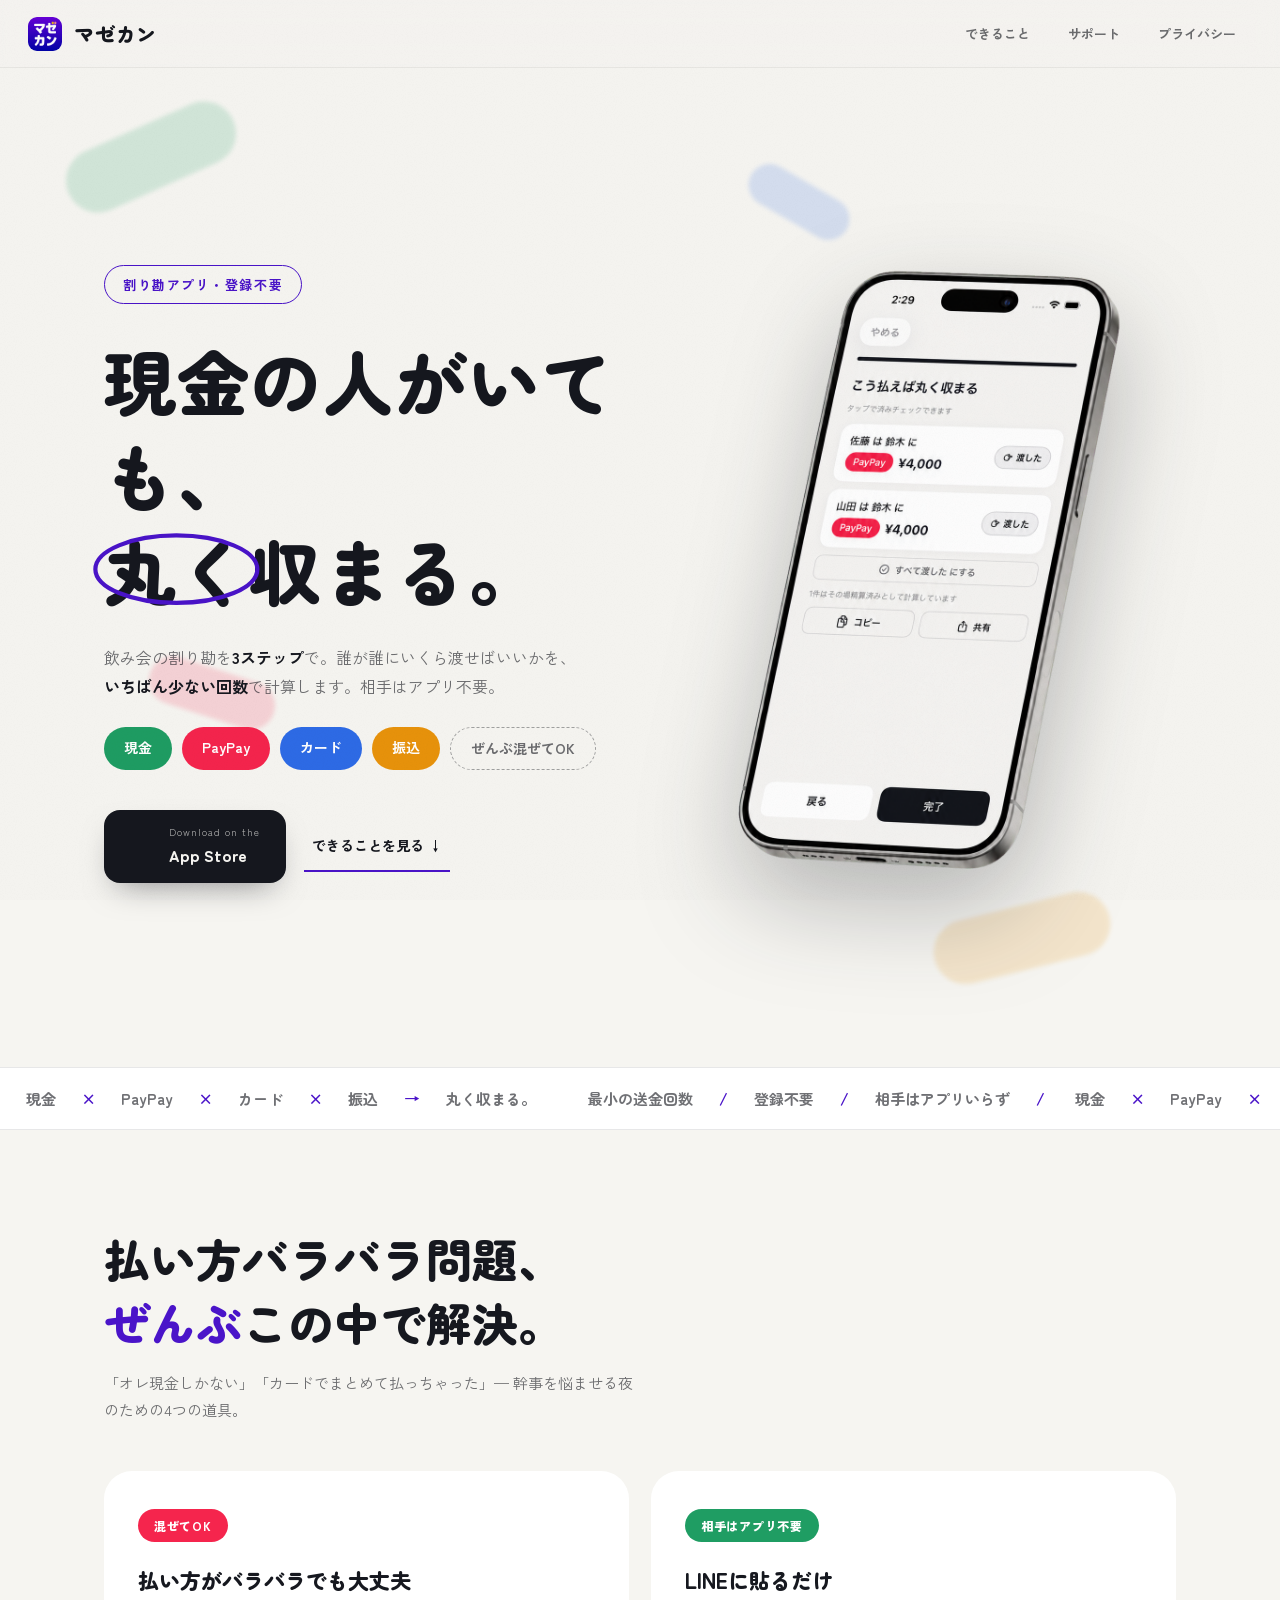
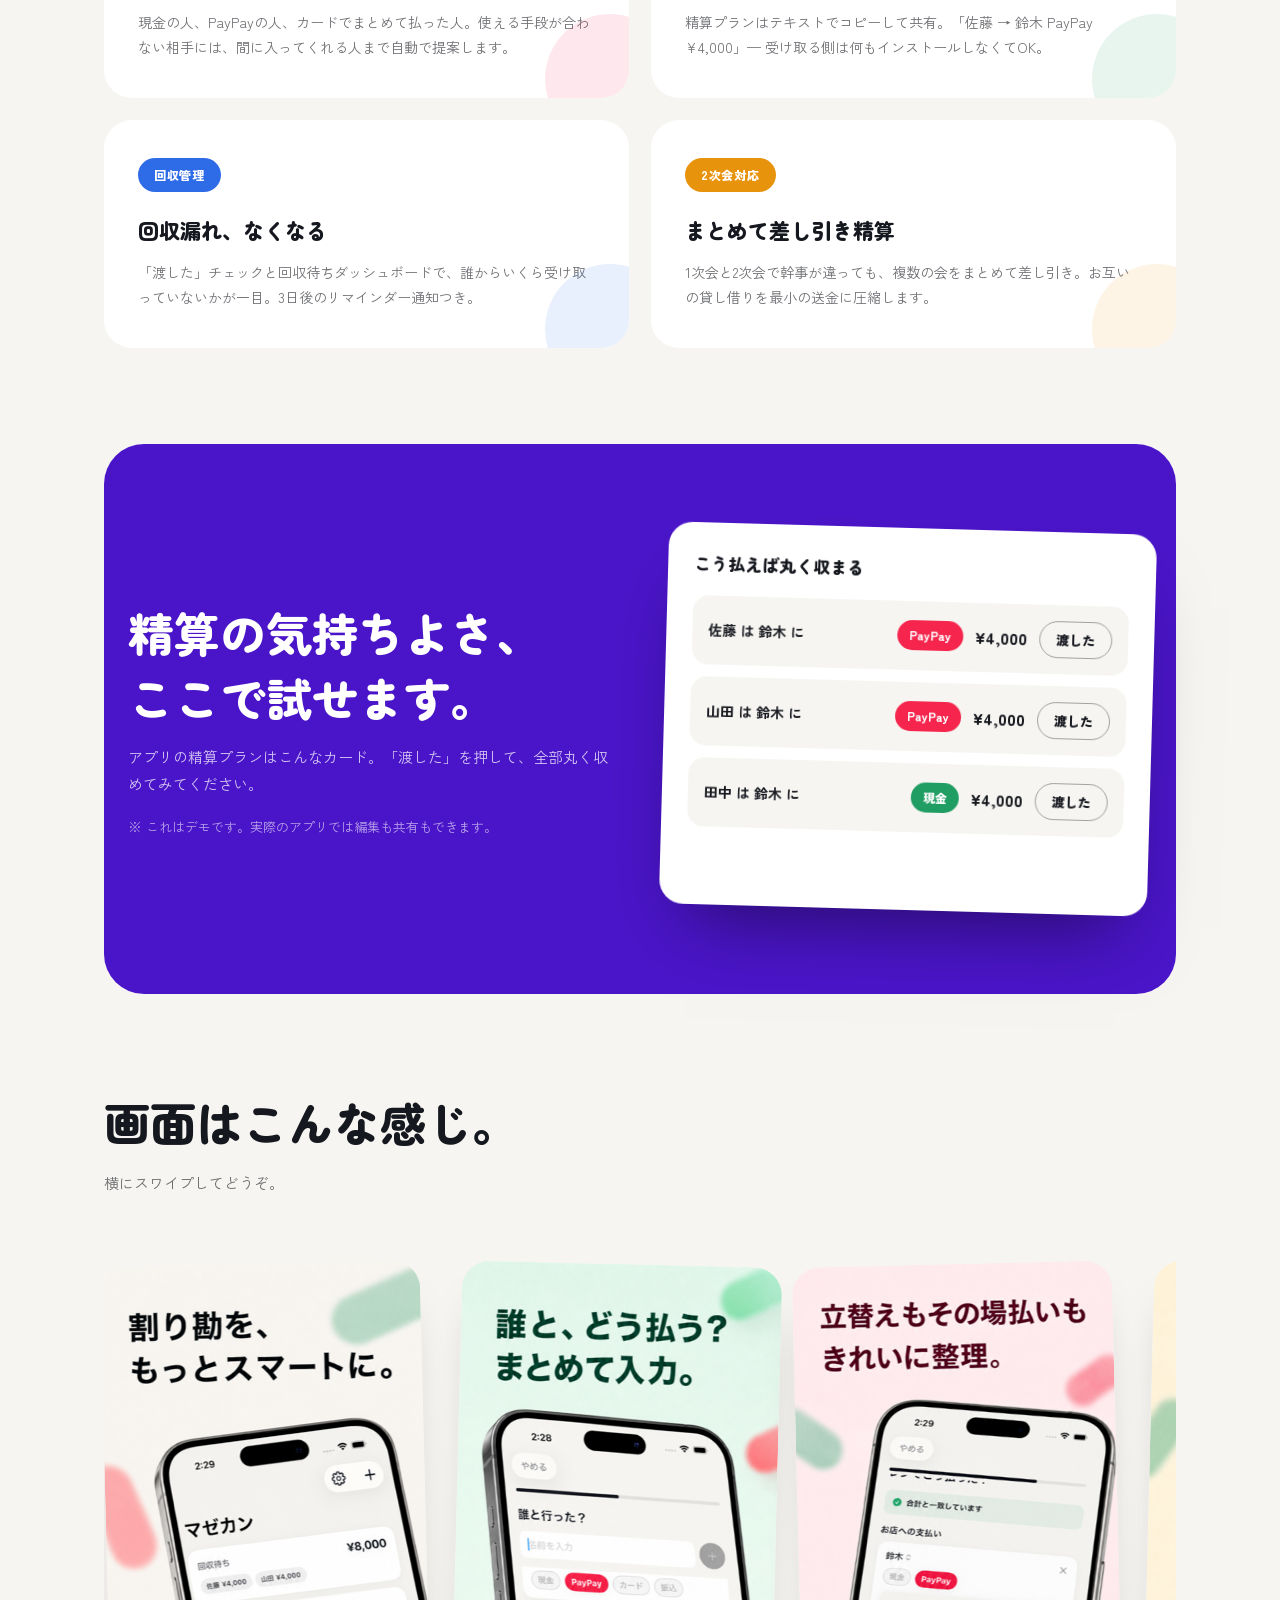
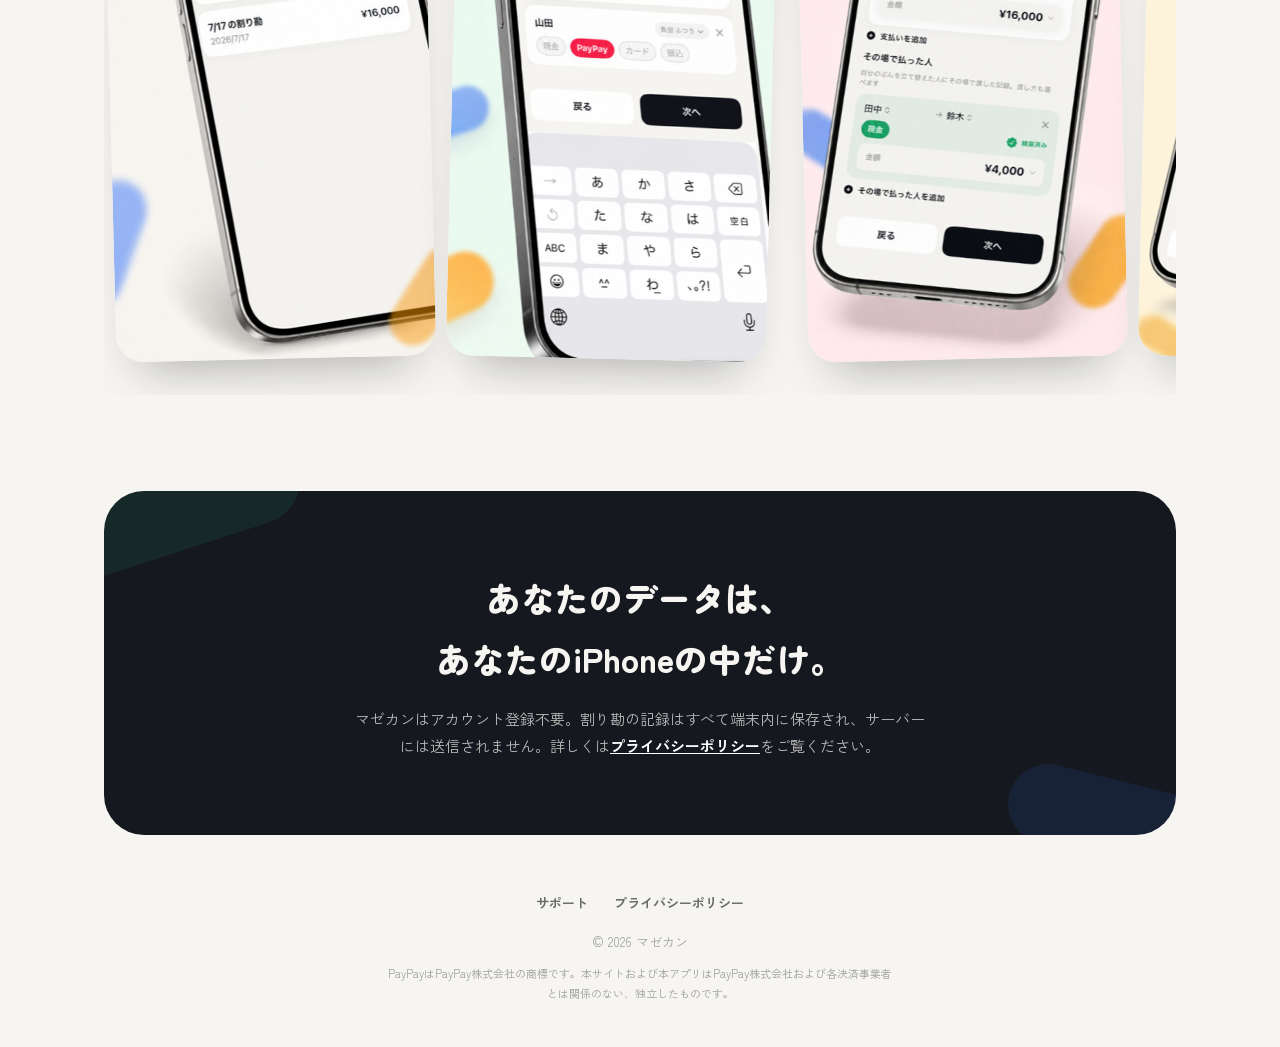
<file: index.html>
<!DOCTYPE html>
<html lang="ja">
<head>
  <meta charset="utf-8">
  <meta name="viewport" content="width=device-width, initial-scale=1">
  <title>マゼカン — 現金の人がいても、丸く収まる割り勘</title>
  <meta name="description" content="飲み会の割り勘を3ステップで。現金・PayPay・カード・振込が混ざっていても、誰が誰にいくら渡せばいいかを最小の回数で計算します。相手はアプリ不要。">
  <link rel="icon" type="image/png" href="assets/favicon.png">
  <link rel="apple-touch-icon" href="assets/icon-180.png">
  <link rel="preconnect" href="https://fonts.googleapis.com">
  <link rel="preconnect" href="https://fonts.gstatic.com" crossorigin>
  <link href="https://fonts.googleapis.com/css2?family=Zen+Maru+Gothic:wght@500;700;900&family=Zen+Kaku+Gothic+New:wght@400;500;700&display=swap" rel="stylesheet">
  <link rel="stylesheet" href="style.css">
</head>
<body>
  <header class="site-header">
    <img src="assets/icon-180.png" alt="" width="34" height="34">
    <span class="brand"><a href="index.html">マゼカン</a></span>
    <nav>
      <a href="#features">できること</a>
      <a href="support.html">サポート</a>
      <a href="privacy.html">プライバシー</a>
    </nav>
  </header>

  <div class="wrap">
    <section class="hero">
      <div class="pill-field" aria-hidden="true">
        <span class="p1"></span><span class="p2"></span><span class="p3"></span><span class="p4"></span>
      </div>

      <div class="hero-copy">
        <p class="kicker">割り勘アプリ・登録不要</p>
        <h1>現金の人がいても、<br><span class="maru">丸く<svg viewBox="0 0 200 90" aria-hidden="true"><ellipse cx="100" cy="45" rx="96" ry="40"/></svg></span>収まる。</h1>
        <p class="sub">飲み会の割り勘を<strong>3ステップ</strong>で。誰が誰にいくら渡せばいいかを、<strong>いちばん少ない回数</strong>で計算します。相手はアプリ不要。</p>
        <div class="chip-row" aria-hidden="true">
          <span class="chip cash">現金</span>
          <span class="chip paypay">PayPay</span>
          <span class="chip credit">カード</span>
          <span class="chip bank">振込</span>
          <span class="chip ghost">ぜんぶ混ぜてOK</span>
        </div>
        <div class="cta-row">
          <a class="store-badge" href="https://apps.apple.com/jp/app/id6791654675" aria-label="App Store でダウンロード">
            <span class="apple-mark">&#63743;</span>
            <span><span class="small">Download on the</span><span class="big">App Store</span></span>
          </a>
          <a class="cta-ghost" href="#features">できることを見る ↓</a>
        </div>
      </div>

      <div class="hero-visual">
        <img src="assets/hero-phone.png" alt="マゼカンの精算プラン画面。佐藤は鈴木にPayPayで4,000円、山田は鈴木にPayPayで4,000円と表示されている" width="400">
      </div>
    </section>
  </div>

  <div class="marquee" aria-hidden="true">
    <div class="marquee-track">
      <span>現金</span><b>×</b><span>PayPay</span><b>×</b><span>カード</span><b>×</b><span>振込</span><b>→</b><span>丸く収まる。</span><span>最小の送金回数</span><b>/</b><span>登録不要</span><b>/</b><span>相手はアプリいらず</span><b>/</b>
      <span>現金</span><b>×</b><span>PayPay</span><b>×</b><span>カード</span><b>×</b><span>振込</span><b>→</b><span>丸く収まる。</span><span>最小の送金回数</span><b>/</b><span>登録不要</span><b>/</b><span>相手はアプリいらず</span><b>/</b>
    </div>
  </div>

  <div class="wrap">
    <section id="features">
      <h2 class="section-title reveal">払い方バラバラ問題、<br><span class="accent">ぜんぶ</span>この中で解決。</h2>
      <p class="section-lede reveal">「オレ現金しかない」「カードでまとめて払っちゃった」— 幹事を悩ませる夜のための4つの道具。</p>
      <div class="features">
        <div class="feature reveal">
          <span class="tag">混ぜてOK</span>
          <h3>払い方がバラバラでも大丈夫</h3>
          <p>現金の人、PayPayの人、カードでまとめて払った人。使える手段が合わない相手には、間に入ってくれる人まで自動で提案します。</p>
        </div>
        <div class="feature reveal">
          <span class="tag">相手はアプリ不要</span>
          <h3>LINEに貼るだけ</h3>
          <p>精算プランはテキストでコピーして共有。「佐藤 → 鈴木 PayPay ¥4,000」— 受け取る側は何もインストールしなくてOK。</p>
        </div>
        <div class="feature reveal">
          <span class="tag">回収管理</span>
          <h3>回収漏れ、なくなる</h3>
          <p>「渡した」チェックと回収待ちダッシュボードで、誰からいくら受け取っていないかが一目。3日後のリマインダー通知つき。</p>
        </div>
        <div class="feature reveal">
          <span class="tag">2次会対応</span>
          <h3>まとめて差し引き精算</h3>
          <p>1次会と2次会で幹事が違っても、複数の会をまとめて差し引き。お互いの貸し借りを最小の送金に圧縮します。</p>
        </div>
      </div>
    </section>
  </div>

  <div class="wrap">
    <section class="demo-band reveal">
      <div class="wrap">
        <div>
          <h2 class="section-title">精算の気持ちよさ、<br>ここで試せます。</h2>
          <p class="section-lede">アプリの精算プランはこんなカード。「渡した」を押して、全部丸く収めてみてください。</p>
          <p class="demo-note">※ これはデモです。実際のアプリでは編集も共有もできます。</p>
        </div>
        <div class="demo-card" id="demo">
          <h4>こう払えば丸く収まる</h4>
          <div class="demo-row">
            <span class="who">佐藤 は 鈴木 に</span>
            <span class="pay paypay">PayPay</span>
            <span class="amount">¥4,000</span>
            <button type="button">渡した</button>
          </div>
          <div class="demo-row">
            <span class="who">山田 は 鈴木 に</span>
            <span class="pay paypay">PayPay</span>
            <span class="amount">¥4,000</span>
            <button type="button">渡した</button>
          </div>
          <div class="demo-row">
            <span class="who">田中 は 鈴木 に</span>
            <span class="pay cash">現金</span>
            <span class="amount">¥4,000</span>
            <button type="button">渡した</button>
          </div>
          <p class="demo-fin">🎉 全部丸く収まった！</p>
        </div>
      </div>
    </section>
  </div>

  <div class="wrap">
    <section>
      <h2 class="section-title reveal">画面はこんな感じ。</h2>
      <p class="section-lede reveal">横にスワイプしてどうぞ。</p>
      <div class="gallery reveal">
        <img src="assets/mkt-01_hero_list.png" alt="イベント一覧と回収待ちダッシュボード" loading="lazy">
        <img src="assets/mkt-05_members.png" alt="メンバーと払い方の入力画面" loading="lazy">
        <img src="assets/mkt-03_payments.png" alt="立て替えとその場払いの記録画面" loading="lazy">
        <img src="assets/mkt-02_plan.png" alt="精算プラン画面" loading="lazy">
        <img src="assets/mkt-04_graph.png" alt="お金の流れの関係図" loading="lazy">
      </div>
    </section>
  </div>

  <div class="wrap">
    <section class="trust reveal">
      <h2>あなたのデータは、<br>あなたのiPhoneの中だけ。</h2>
      <p>マゼカンはアカウント登録不要。割り勘の記録はすべて端末内に保存され、サーバーには送信されません。詳しくは<a href="privacy.html">プライバシーポリシー</a>をご覧ください。</p>
    </section>
  </div>

  <footer class="site-footer">
    <nav>
      <a href="support.html">サポート</a>
      <a href="privacy.html">プライバシーポリシー</a>
    </nav>
    <p>© 2026 マゼカン</p>
    <p class="legal-note">PayPayはPayPay株式会社の商標です。本サイトおよび本アプリはPayPay株式会社および各決済事業者とは関係のない、独立したものです。</p>
  </footer>

  <script>
    // スクロールリビール
    const io = new IntersectionObserver(entries => {
      for (const e of entries) if (e.isIntersecting) { e.target.classList.add("in"); io.unobserve(e.target); }
    }, { threshold: .15 });
    document.querySelectorAll(".reveal").forEach(el => io.observe(el));

    // 「渡した」デモ
    const demo = document.getElementById("demo");
    demo?.querySelectorAll(".demo-row button").forEach(btn => {
      btn.addEventListener("click", () => {
        const row = btn.closest(".demo-row");
        row.classList.toggle("done");
        btn.textContent = row.classList.contains("done") ? "渡した ✓" : "渡した";
        const allDone = [...demo.querySelectorAll(".demo-row")].every(r => r.classList.contains("done"));
        demo.querySelector(".demo-fin").classList.toggle("show", allDone);
      });
    });
  </script>
</body>
</html>
</file>
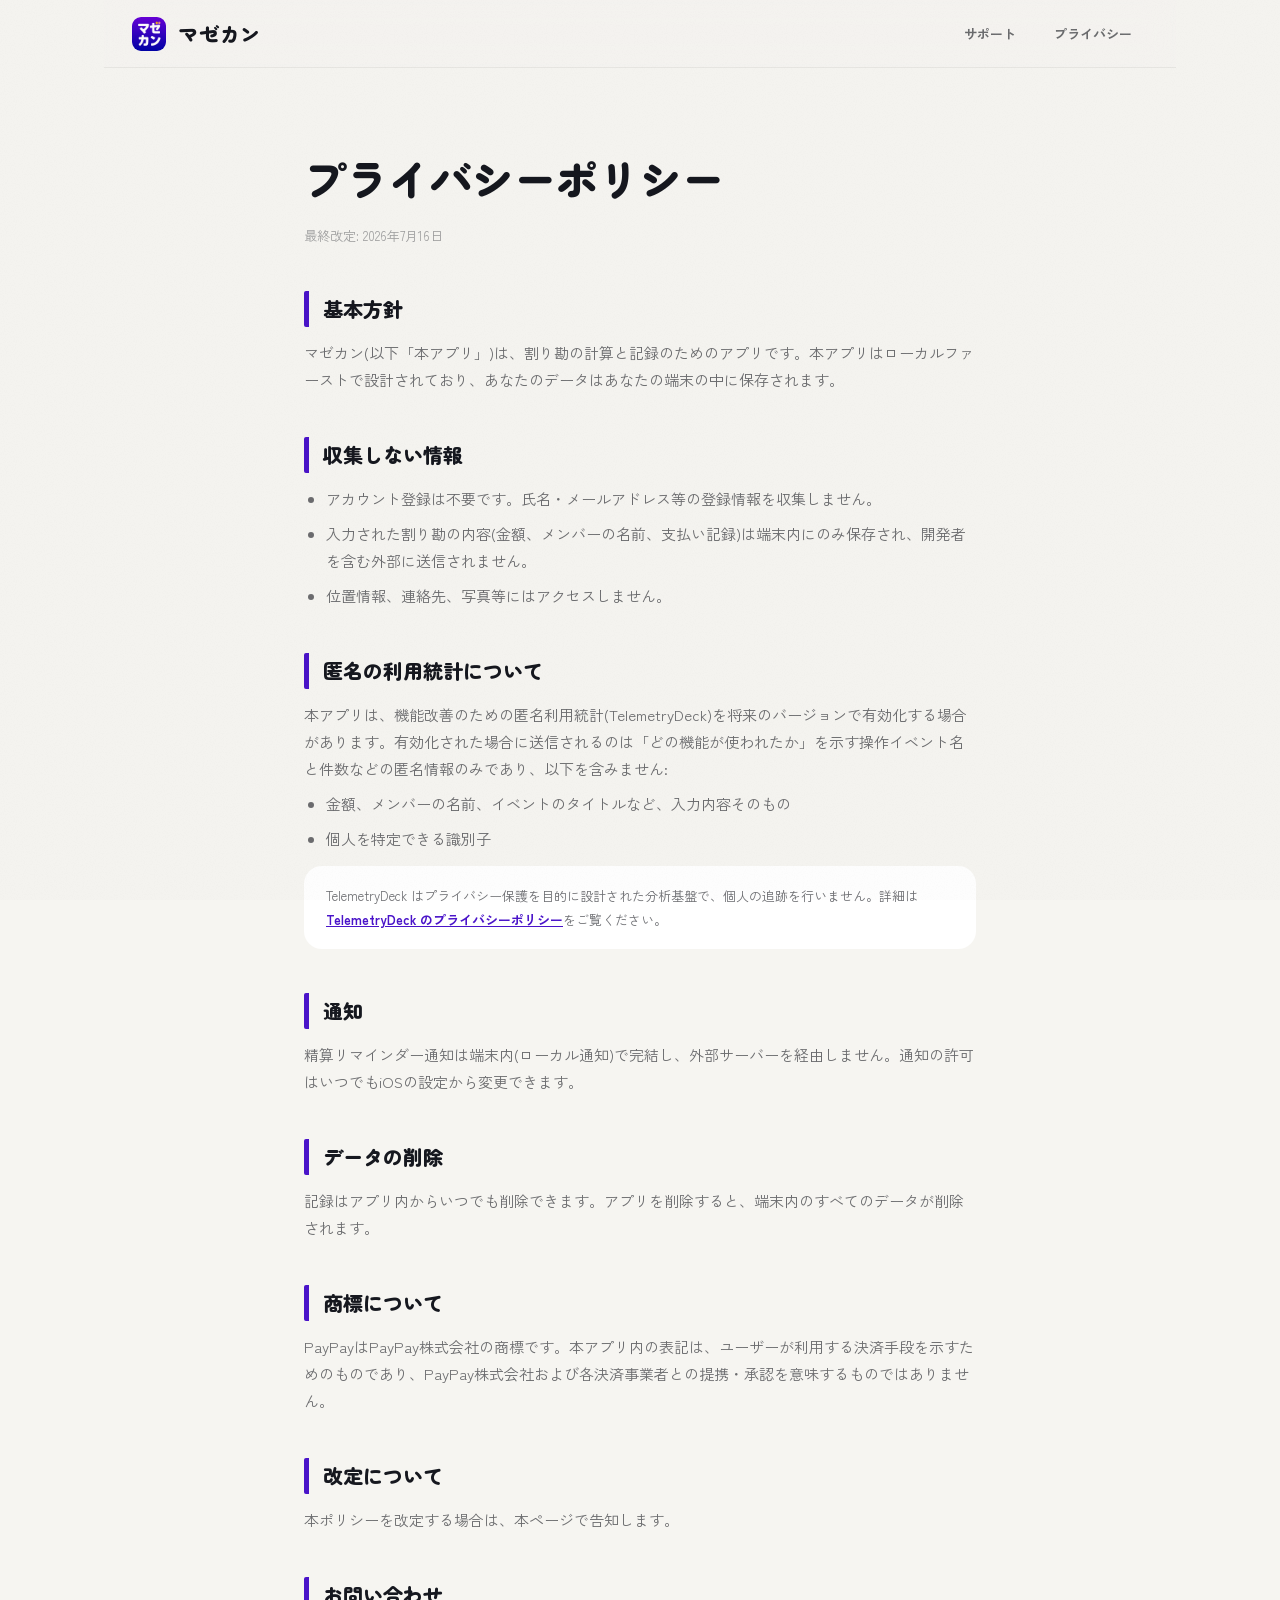
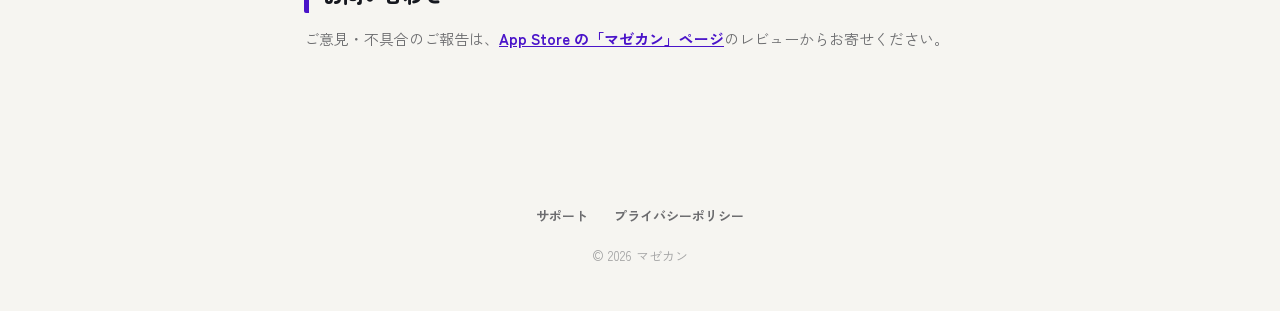
<file: privacy.html>
<!DOCTYPE html>
<html lang="ja">
<head>
  <meta charset="utf-8">
  <meta name="viewport" content="width=device-width, initial-scale=1">
  <title>プライバシーポリシー — マゼカン</title>
  <link rel="icon" type="image/png" href="assets/favicon.png">
  <link rel="preconnect" href="https://fonts.googleapis.com">
  <link rel="preconnect" href="https://fonts.gstatic.com" crossorigin>
  <link href="https://fonts.googleapis.com/css2?family=Zen+Maru+Gothic:wght@500;700;900&family=Zen+Kaku+Gothic+New:wght@400;500;700&display=swap" rel="stylesheet">
  <link rel="stylesheet" href="style.css">
</head>
<body>
  <div class="wrap">
    <header class="site-header">
      <img src="assets/icon-180.png" alt="" width="36" height="36">
      <span class="brand"><a href="index.html" style="color:inherit;text-decoration:none">マゼカン</a></span>
      <nav>
        <a href="support.html">サポート</a>
        <a href="privacy.html">プライバシー</a>
      </nav>
    </header>

    <main class="doc">
      <h1>プライバシーポリシー</h1>
      <p class="updated">最終改定: 2026年7月16日</p>

      <h2>基本方針</h2>
      <p>マゼカン(以下「本アプリ」)は、割り勘の計算と記録のためのアプリです。本アプリはローカルファーストで設計されており、あなたのデータはあなたの端末の中に保存されます。</p>

      <h2>収集しない情報</h2>
      <ul>
        <li>アカウント登録は不要です。氏名・メールアドレス等の登録情報を収集しません。</li>
        <li>入力された割り勘の内容(金額、メンバーの名前、支払い記録)は端末内にのみ保存され、開発者を含む外部に送信されません。</li>
        <li>位置情報、連絡先、写真等にはアクセスしません。</li>
      </ul>

      <h2>匿名の利用統計について</h2>
      <p>本アプリは、機能改善のための匿名利用統計(TelemetryDeck)を将来のバージョンで有効化する場合があります。有効化された場合に送信されるのは「どの機能が使われたか」を示す操作イベント名と件数などの匿名情報のみであり、以下を含みません:</p>
      <ul>
        <li>金額、メンバーの名前、イベントのタイトルなど、入力内容そのもの</li>
        <li>個人を特定できる識別子</li>
      </ul>
      <p class="card-note">TelemetryDeck はプライバシー保護を目的に設計された分析基盤で、個人の追跡を行いません。詳細は <a href="https://telemetrydeck.com/privacy" rel="noopener">TelemetryDeck のプライバシーポリシー</a>をご覧ください。</p>

      <h2>通知</h2>
      <p>精算リマインダー通知は端末内(ローカル通知)で完結し、外部サーバーを経由しません。通知の許可はいつでもiOSの設定から変更できます。</p>

      <h2>データの削除</h2>
      <p>記録はアプリ内からいつでも削除できます。アプリを削除すると、端末内のすべてのデータが削除されます。</p>

      <h2>商標について</h2>
      <p>PayPayはPayPay株式会社の商標です。本アプリ内の表記は、ユーザーが利用する決済手段を示すためのものであり、PayPay株式会社および各決済事業者との提携・承認を意味するものではありません。</p>

      <h2>改定について</h2>
      <p>本ポリシーを改定する場合は、本ページで告知します。</p>

      <h2>お問い合わせ</h2>
      <p>ご意見・不具合のご報告は、<a href="https://apps.apple.com/jp/app/id6791654675">App Store の「マゼカン」ページ</a>のレビューからお寄せください。</p>
    </main>

    <footer class="site-footer">
      <nav>
        <a href="support.html">サポート</a>
        <a href="privacy.html">プライバシーポリシー</a>
      </nav>
      <p>© 2026 マゼカン</p>
    </footer>
  </div>
</body>
</html>
</file>
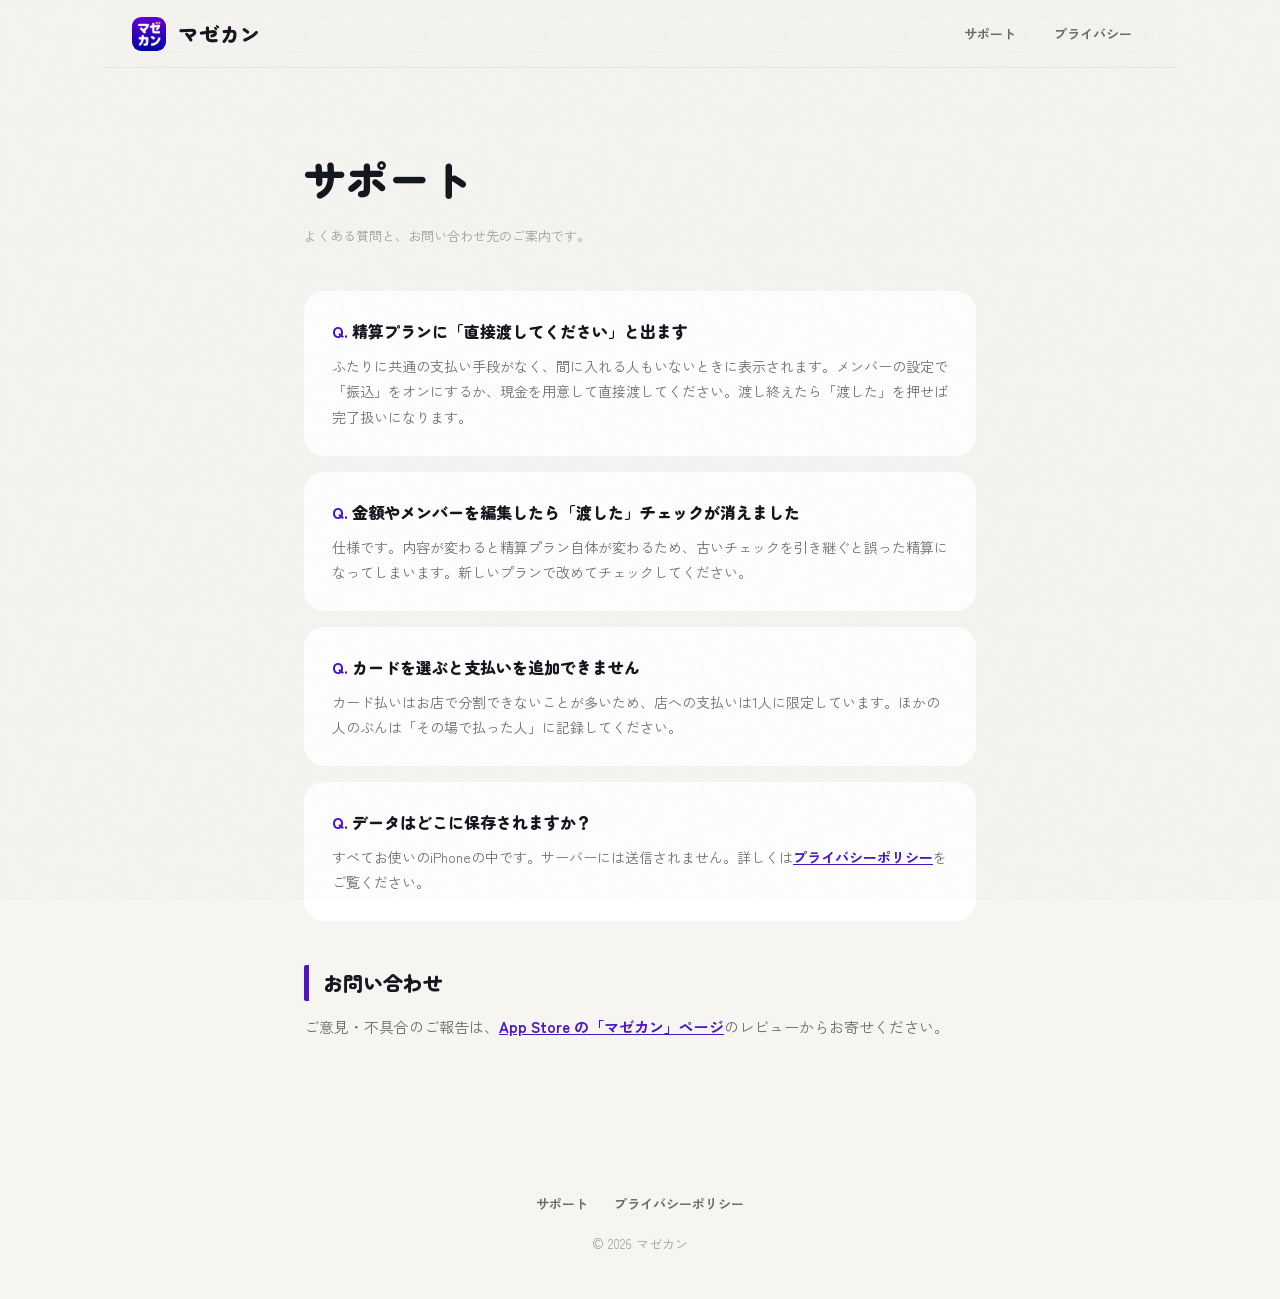
<file: support.html>
<!DOCTYPE html>
<html lang="ja">
<head>
  <meta charset="utf-8">
  <meta name="viewport" content="width=device-width, initial-scale=1">
  <title>サポート — マゼカン</title>
  <link rel="icon" type="image/png" href="assets/favicon.png">
  <link rel="preconnect" href="https://fonts.googleapis.com">
  <link rel="preconnect" href="https://fonts.gstatic.com" crossorigin>
  <link href="https://fonts.googleapis.com/css2?family=Zen+Maru+Gothic:wght@500;700;900&family=Zen+Kaku+Gothic+New:wght@400;500;700&display=swap" rel="stylesheet">
  <link rel="stylesheet" href="style.css">
</head>
<body>
  <div class="wrap">
    <header class="site-header">
      <img src="assets/icon-180.png" alt="" width="36" height="36">
      <span class="brand"><a href="index.html" style="color:inherit;text-decoration:none">マゼカン</a></span>
      <nav>
        <a href="support.html">サポート</a>
        <a href="privacy.html">プライバシー</a>
      </nav>
    </header>

    <main class="doc">
      <h1>サポート</h1>
      <p class="updated">よくある質問と、お問い合わせ先のご案内です。</p>

      <div class="faq-item">
        <h3>精算プランに「直接渡してください」と出ます</h3>
        <p>ふたりに共通の支払い手段がなく、間に入れる人もいないときに表示されます。メンバーの設定で「振込」をオンにするか、現金を用意して直接渡してください。渡し終えたら「渡した」を押せば完了扱いになります。</p>
      </div>

      <div class="faq-item">
        <h3>金額やメンバーを編集したら「渡した」チェックが消えました</h3>
        <p>仕様です。内容が変わると精算プラン自体が変わるため、古いチェックを引き継ぐと誤った精算になってしまいます。新しいプランで改めてチェックしてください。</p>
      </div>

      <div class="faq-item">
        <h3>カードを選ぶと支払いを追加できません</h3>
        <p>カード払いはお店で分割できないことが多いため、店への支払いは1人に限定しています。ほかの人のぶんは「その場で払った人」に記録してください。</p>
      </div>

      <div class="faq-item">
        <h3>データはどこに保存されますか？</h3>
        <p>すべてお使いのiPhoneの中です。サーバーには送信されません。詳しくは<a href="privacy.html">プライバシーポリシー</a>をご覧ください。</p>
      </div>

      <h2>お問い合わせ</h2>
      <p>ご意見・不具合のご報告は、<a href="https://apps.apple.com/jp/app/id6791654675">App Store の「マゼカン」ページ</a>のレビューからお寄せください。</p>
    </main>

    <footer class="site-footer">
      <nav>
        <a href="support.html">サポート</a>
        <a href="privacy.html">プライバシーポリシー</a>
      </nav>
      <p>© 2026 マゼカン</p>
    </footer>
  </div>
</body>
</html>
</file>
<file: style.css>
/* ============================================================
   マゼカン 公式サイト — 「丸く収まる」丸ゴシック・エディトリアル
   cream基調 / ink文字 / 紫は唯一の強アクセント / ピル(チップ)モチーフ
   ============================================================ */

:root {
  --cream: #F6F5F1;
  --cream-deep: #EFEDE6;
  --ink: #16181F;
  --ink-soft: rgba(22, 24, 31, .62);
  --ink-faint: rgba(22, 24, 31, .38);
  --purple: #4A14C9;
  --purple-deep: #38109A;
  --cash: #1F9D63;
  --paypay: #F5254D;
  --credit: #2E6BE6;
  --bank: #E8930C;
  --card: #FFFFFF;
  --radius: 28px;
  --font-display: "Zen Maru Gothic", "Hiragino Maru Gothic ProN", sans-serif;
  --font-body: "Zen Kaku Gothic New", "Hiragino Sans", sans-serif;
}

* { margin: 0; padding: 0; box-sizing: border-box; }
html { scroll-behavior: smooth; }

body {
  font-family: var(--font-body);
  background: var(--cream);
  color: var(--ink);
  line-height: 1.8;
  overflow-x: hidden;
  -webkit-font-smoothing: antialiased;
}

/* 紙のような粒子 */
body::before {
  content: "";
  position: fixed; inset: 0;
  pointer-events: none;
  z-index: 999;
  opacity: .5;
  background-image: url("data:image/svg+xml,%3Csvg xmlns='http://www.w3.org/2000/svg' width='120' height='120'%3E%3Cfilter id='n'%3E%3CfeTurbulence type='fractalNoise' baseFrequency='.9' numOctaves='2'/%3E%3CfeColorMatrix values='0 0 0 0 0 0 0 0 0 0 0 0 0 0 0 0 0 0 .04 0'/%3E%3C/filter%3E%3Crect width='120' height='120' filter='url(%23n)'/%3E%3C/svg%3E");
}

::selection { background: var(--purple); color: #fff; }

.wrap { max-width: 1120px; margin: 0 auto; padding: 0 24px; }

/* ---------- ヘッダー ---------- */
.site-header {
  position: sticky; top: 0; z-index: 100;
  display: flex; align-items: center; gap: 12px;
  padding: 14px 28px;
  background: rgba(246, 245, 241, .82);
  backdrop-filter: blur(14px);
  -webkit-backdrop-filter: blur(14px);
  border-bottom: 1px solid rgba(22, 24, 31, .06);
}
.site-header img { width: 34px; height: 34px; border-radius: 9px; }
.site-header .brand {
  font-family: var(--font-display);
  font-weight: 900; font-size: 20px; letter-spacing: .04em;
}
.site-header .brand a { color: inherit; text-decoration: none; }
.site-header nav { margin-left: auto; display: flex; gap: 6px; }
.site-header nav a {
  color: var(--ink-soft); text-decoration: none;
  font-size: 13px; font-weight: 700;
  padding: 8px 16px; border-radius: 999px;
  transition: background .2s, color .2s;
}
.site-header nav a:hover { background: var(--ink); color: var(--cream); }

/* ---------- ヒーロー ---------- */
.hero {
  position: relative;
  padding: 72px 0 0;
  min-height: 86vh;
  display: grid;
  grid-template-columns: minmax(0, 1.05fr) minmax(0, .95fr);
  align-items: center;
  gap: 24px;
}
@media (max-width: 860px) {
  .hero { grid-template-columns: 1fr; min-height: auto; padding-top: 48px; text-align: center; }
}

/* 背景のドリフトするピル */
.pill-field { position: absolute; inset: 0; overflow: visible; pointer-events: none; z-index: -1; }
.pill-field span {
  position: absolute; display: block;
  width: 180px; height: 64px; border-radius: 999px;
  opacity: .16; filter: blur(2px);
  animation: drift 14s ease-in-out infinite alternate;
}
.pill-field .p1 { background: var(--cash);   top: 6%;  left: -4%;  transform: rotate(-24deg); animation-delay: 0s; }
.pill-field .p2 { background: var(--paypay); top: 64%; left: 4%;   transform: rotate(18deg);  animation-delay: -3s; width: 130px; height: 48px; }
.pill-field .p3 { background: var(--credit); top: 12%; right: 30%; transform: rotate(30deg);  animation-delay: -6s; width: 110px; height: 42px; }
.pill-field .p4 { background: var(--bank);   bottom: 4%; right: 6%; transform: rotate(-14deg); animation-delay: -9s; }
@keyframes drift {
  from { translate: 0 0; }
  to   { translate: 24px -30px; }
}

.hero-copy { position: relative; }
.kicker {
  display: inline-flex; align-items: center; gap: 8px;
  font-size: 13px; font-weight: 700; letter-spacing: .12em;
  color: var(--purple);
  border: 1.5px solid currentColor;
  padding: 7px 18px; border-radius: 999px;
  margin-bottom: 28px;
}
.hero h1 {
  font-family: var(--font-display);
  font-weight: 900;
  font-size: clamp(40px, 6.2vw, 72px);
  line-height: 1.32;
  letter-spacing: .01em;
}
/* 「丸く」に手描き風の円 */
.maru { position: relative; white-space: nowrap; }
.maru svg {
  position: absolute; inset: -14% -8%;
  width: 116%; height: 128%;
  overflow: visible;
}
.maru svg ellipse {
  fill: none; stroke: var(--purple); stroke-width: 5;
  stroke-linecap: round;
  stroke-dasharray: 640;
  stroke-dashoffset: 640;
  animation: draw 1.1s .9s cubic-bezier(.7, 0, .3, 1) forwards;
}
@keyframes draw { to { stroke-dashoffset: 0; } }

.hero .sub {
  margin-top: 26px;
  font-size: 16px; color: var(--ink-soft);
  max-width: 30em;
}
@media (max-width: 860px) { .hero .sub { margin-inline: auto; } }
.hero .sub strong { color: var(--ink); font-weight: 700; }

.chip-row { display: flex; flex-wrap: wrap; gap: 10px; margin-top: 26px; }
@media (max-width: 860px) { .chip-row { justify-content: center; } }
.chip {
  font-size: 14px; font-weight: 700; color: #fff;
  padding: 8px 20px; border-radius: 999px;
  opacity: 0; translate: 0 14px;
  animation: pop .5s cubic-bezier(.2, .9, .3, 1.4) forwards;
}
.chip.cash   { background: var(--cash);   animation-delay: .35s; }
.chip.paypay { background: var(--paypay); animation-delay: .5s; }
.chip.credit { background: var(--credit); animation-delay: .65s; }
.chip.bank   { background: var(--bank);   animation-delay: .8s; }
.chip.ghost  {
  background: transparent; color: var(--ink-soft);
  border: 1.5px dashed var(--ink-faint);
  animation-delay: .95s;
}
@keyframes pop { to { opacity: 1; translate: 0 0; } }

.cta-row { display: flex; align-items: center; gap: 18px; margin-top: 40px; flex-wrap: wrap; }
@media (max-width: 860px) { .cta-row { justify-content: center; } }
.store-badge {
  display: inline-flex; align-items: center; gap: 12px;
  background: var(--ink); color: var(--cream);
  padding: 13px 26px; border-radius: 16px;
  text-decoration: none;
  transition: transform .25s cubic-bezier(.2, .9, .3, 1.4), box-shadow .25s;
  box-shadow: 0 14px 32px -14px rgba(22, 24, 31, .5);
}
.store-badge:hover { transform: translateY(-3px) rotate(-1deg); box-shadow: 0 22px 40px -14px rgba(22, 24, 31, .55); }
.store-badge .apple-mark { font-size: 27px; line-height: 1; }
.store-badge .small { display: block; font-size: 10px; opacity: .7; letter-spacing: .1em; }
.store-badge .big { display: block; font-size: 16px; font-weight: 800; font-family: var(--font-display); }
.cta-ghost {
  font-size: 14px; font-weight: 700; color: var(--ink);
  text-decoration: none; padding: 12px 8px;
  border-bottom: 2px solid var(--purple);
  transition: color .2s;
}
.cta-ghost:hover { color: var(--purple); }

/* ヒーローの浮遊フォン */
.hero-visual { position: relative; display: flex; justify-content: center; }
.hero-visual img {
  width: min(400px, 82%);
  border-radius: 32px;
  animation: bob 5.5s ease-in-out infinite;
  filter: drop-shadow(0 40px 50px rgba(22, 24, 31, .28));
}
@keyframes bob {
  0%, 100% { transform: translateY(0) rotate(2.5deg); }
  50%      { transform: translateY(-18px) rotate(1deg); }
}

/* ---------- マーキー ---------- */
.marquee {
  margin-top: 60px;
  border-block: 1.5px solid rgba(22, 24, 31, .1);
  padding: 16px 0;
  overflow: hidden;
  white-space: nowrap;
  background: var(--card);
}
.marquee-track {
  display: inline-block;
  animation: scroll 26s linear infinite;
}
.marquee-track span {
  font-family: var(--font-display);
  font-weight: 700; font-size: 15px;
  color: var(--ink-soft);
  margin: 0 26px;
}
.marquee-track b { color: var(--purple); font-weight: 900; }
@keyframes scroll { to { transform: translateX(-50%); } }

/* ---------- セクション共通 ---------- */
section { padding: 96px 0; }
.section-title {
  font-family: var(--font-display);
  font-weight: 900;
  font-size: clamp(30px, 4.4vw, 46px);
  line-height: 1.4;
  margin-bottom: 14px;
}
.section-title .accent { color: var(--purple); }
.section-lede { color: var(--ink-soft); font-size: 15px; max-width: 36em; margin-bottom: 48px; }

/* スクロールリビール */
.reveal { opacity: 0; translate: 0 34px; transition: opacity .8s ease, translate .8s cubic-bezier(.2, .8, .2, 1); }
.reveal.in { opacity: 1; translate: 0 0; }

/* ---------- 特徴カード ---------- */
.features {
  display: grid;
  grid-template-columns: repeat(2, 1fr);
  gap: 22px;
}
@media (max-width: 720px) { .features { grid-template-columns: 1fr; } }
.feature {
  background: var(--card);
  border-radius: var(--radius);
  padding: 38px 34px;
  position: relative;
  overflow: hidden;
  transition: transform .3s cubic-bezier(.2, .8, .2, 1), box-shadow .3s;
}
.feature:hover { transform: translateY(-6px) rotate(-.4deg); box-shadow: 0 30px 50px -30px rgba(22, 24, 31, .3); }
.feature::after {
  content: "";
  position: absolute; right: -46px; bottom: -46px;
  width: 130px; height: 130px; border-radius: 999px;
  opacity: .1;
}
.feature:nth-child(1)::after { background: var(--paypay); }
.feature:nth-child(2)::after { background: var(--cash); }
.feature:nth-child(3)::after { background: var(--credit); }
.feature:nth-child(4)::after { background: var(--bank); }
.feature .tag {
  display: inline-block;
  font-size: 12px; font-weight: 800; letter-spacing: .06em;
  padding: 6px 16px; border-radius: 999px;
  margin-bottom: 20px; color: #fff;
}
.feature:nth-child(1) .tag { background: var(--paypay); }
.feature:nth-child(2) .tag { background: var(--cash); }
.feature:nth-child(3) .tag { background: var(--credit); }
.feature:nth-child(4) .tag { background: var(--bank); }
.feature h3 {
  font-family: var(--font-display);
  font-weight: 900; font-size: 21px; margin-bottom: 10px;
}
.feature p { font-size: 14px; color: var(--ink-soft); }

/* ---------- 体験デモカード ---------- */
.demo-band { background: var(--purple); border-radius: 40px; color: #fff; padding: 84px 0; }
.demo-band .wrap { display: grid; grid-template-columns: 1fr 1fr; gap: 48px; align-items: center; }
@media (max-width: 860px) { .demo-band .wrap { grid-template-columns: 1fr; } }
.demo-band .section-title { color: #fff; }
.demo-band .section-lede { color: rgba(255, 255, 255, .75); margin-bottom: 0; }
.demo-note { font-size: 13px; color: rgba(255,255,255,.6); margin-top: 18px; }

.demo-card {
  background: var(--card);
  color: var(--ink);
  border-radius: 24px;
  padding: 26px;
  box-shadow: 0 40px 70px -30px rgba(0, 0, 0, .5);
  rotate: 1.6deg;
}
.demo-card h4 { font-family: var(--font-display); font-weight: 900; font-size: 17px; margin-bottom: 16px; }
.demo-row {
  display: flex; align-items: center; gap: 12px;
  padding: 16px; border-radius: 16px;
  background: var(--cream);
  margin-bottom: 12px;
  transition: opacity .3s;
}
.demo-row .who { font-weight: 700; font-size: 14px; flex: 1; min-width: 0; }
.demo-row .pay {
  font-size: 12px; font-weight: 800; color: #fff;
  padding: 4px 12px; border-radius: 999px;
}
.demo-row .pay.paypay { background: var(--paypay); }
.demo-row .pay.cash { background: var(--cash); }
.demo-row .amount { font-weight: 900; font-family: var(--font-display); }
.demo-row button {
  font-family: var(--font-body);
  font-size: 13px; font-weight: 800;
  border: 1.5px solid var(--ink-faint);
  background: transparent; color: var(--ink);
  padding: 8px 16px; border-radius: 999px;
  cursor: pointer;
  transition: all .25s cubic-bezier(.2, .9, .3, 1.5);
}
.demo-row button:hover { border-color: var(--ink); }
.demo-row.done { opacity: .55; }
.demo-row.done .who { text-decoration: line-through; }
.demo-row.done button {
  background: var(--cash); border-color: var(--cash); color: #fff;
  transform: scale(1.05);
}
.demo-fin {
  text-align: center;
  font-family: var(--font-display);
  font-weight: 900; font-size: 17px;
  color: var(--cash);
  padding: 8px 0 2px;
  opacity: 0; scale: .8;
  transition: opacity .5s .15s, scale .5s .15s cubic-bezier(.2, .9, .3, 1.6);
}
.demo-fin.show { opacity: 1; scale: 1; }

/* ---------- ギャラリー ---------- */
.gallery {
  display: flex; gap: 26px;
  overflow-x: auto;
  padding: 20px 4px 36px;
  scroll-snap-type: x mandatory;
  scrollbar-width: none;
}
.gallery::-webkit-scrollbar { display: none; }
.gallery img {
  width: min(320px, 74vw);
  border-radius: 28px;
  scroll-snap-align: center;
  flex-shrink: 0;
  box-shadow: 0 30px 50px -26px rgba(22, 24, 31, .35);
  transition: transform .35s cubic-bezier(.2, .8, .2, 1);
}
.gallery img:nth-child(odd) { rotate: -1.4deg; }
.gallery img:nth-child(even) { rotate: 1.4deg; }
.gallery img:hover { transform: translateY(-10px) rotate(0deg); }

/* ---------- 安心バンド ---------- */
.trust {
  background: var(--ink);
  color: var(--cream);
  border-radius: 40px;
  padding: 76px 48px;
  text-align: center;
  position: relative;
  overflow: hidden;
}
.trust::before, .trust::after {
  content: "";
  position: absolute; border-radius: 999px; opacity: .12;
}
.trust::before { width: 260px; height: 90px; background: var(--cash); top: -30px; left: -60px; rotate: -18deg; }
.trust::after { width: 220px; height: 80px; background: var(--credit); bottom: -26px; right: -50px; rotate: 14deg; }
.trust h2 {
  font-family: var(--font-display);
  font-weight: 900; font-size: clamp(24px, 3.4vw, 34px);
  margin-bottom: 16px;
}
.trust p { color: rgba(246, 245, 241, .72); font-size: 15px; max-width: 38em; margin: 0 auto; }
.trust a { color: #fff; font-weight: 700; }

/* ---------- フッター ---------- */
.site-footer {
  padding: 56px 0 44px;
  text-align: center;
  color: var(--ink-faint);
  font-size: 13px;
}
.site-footer nav { display: flex; justify-content: center; gap: 26px; margin-bottom: 16px; }
.site-footer a { color: var(--ink-soft); text-decoration: none; font-weight: 700; }
.site-footer a:hover { color: var(--purple); }
.site-footer .legal-note { font-size: 11px; color: var(--ink-faint); max-width: 46em; margin: 10px auto 0; }

/* ---------- 下層ページ (privacy / support) ---------- */
.doc { max-width: 720px; margin: 0 auto; padding: 72px 24px 96px; }
.doc h1 {
  font-family: var(--font-display);
  font-weight: 900; font-size: clamp(30px, 4.4vw, 42px);
  margin-bottom: 8px;
}
.doc .updated { color: var(--ink-faint); font-size: 13px; margin-bottom: 44px; }
.doc h2 {
  font-family: var(--font-display);
  font-weight: 900; font-size: 20px;
  margin: 44px 0 12px;
  padding-left: 14px;
  border-left: 5px solid var(--purple);
  border-radius: 2px;
}
.doc p, .doc li { font-size: 15px; color: var(--ink-soft); }
.doc ul { padding-left: 1.4em; }
.doc li { margin: 8px 0; }
.doc a { color: var(--purple); font-weight: 700; }
.doc .card-note {
  background: var(--card); border-radius: 18px;
  padding: 18px 22px; font-size: 13px;
  margin-top: 14px;
}
.faq-item {
  background: var(--card);
  border-radius: 20px;
  padding: 26px 28px;
  margin-bottom: 16px;
}
.faq-item h3 {
  font-family: var(--font-display);
  font-weight: 900; font-size: 16px; margin-bottom: 8px;
}
.faq-item h3::before { content: "Q. "; color: var(--purple); }
.faq-item p { font-size: 14px; color: var(--ink-soft); }

/* ---------- モーション配慮 ---------- */
@media (prefers-reduced-motion: reduce) {
  *, *::before, *::after { animation: none !important; transition: none !important; }
  .reveal { opacity: 1; translate: 0 0; }
}
</file>
